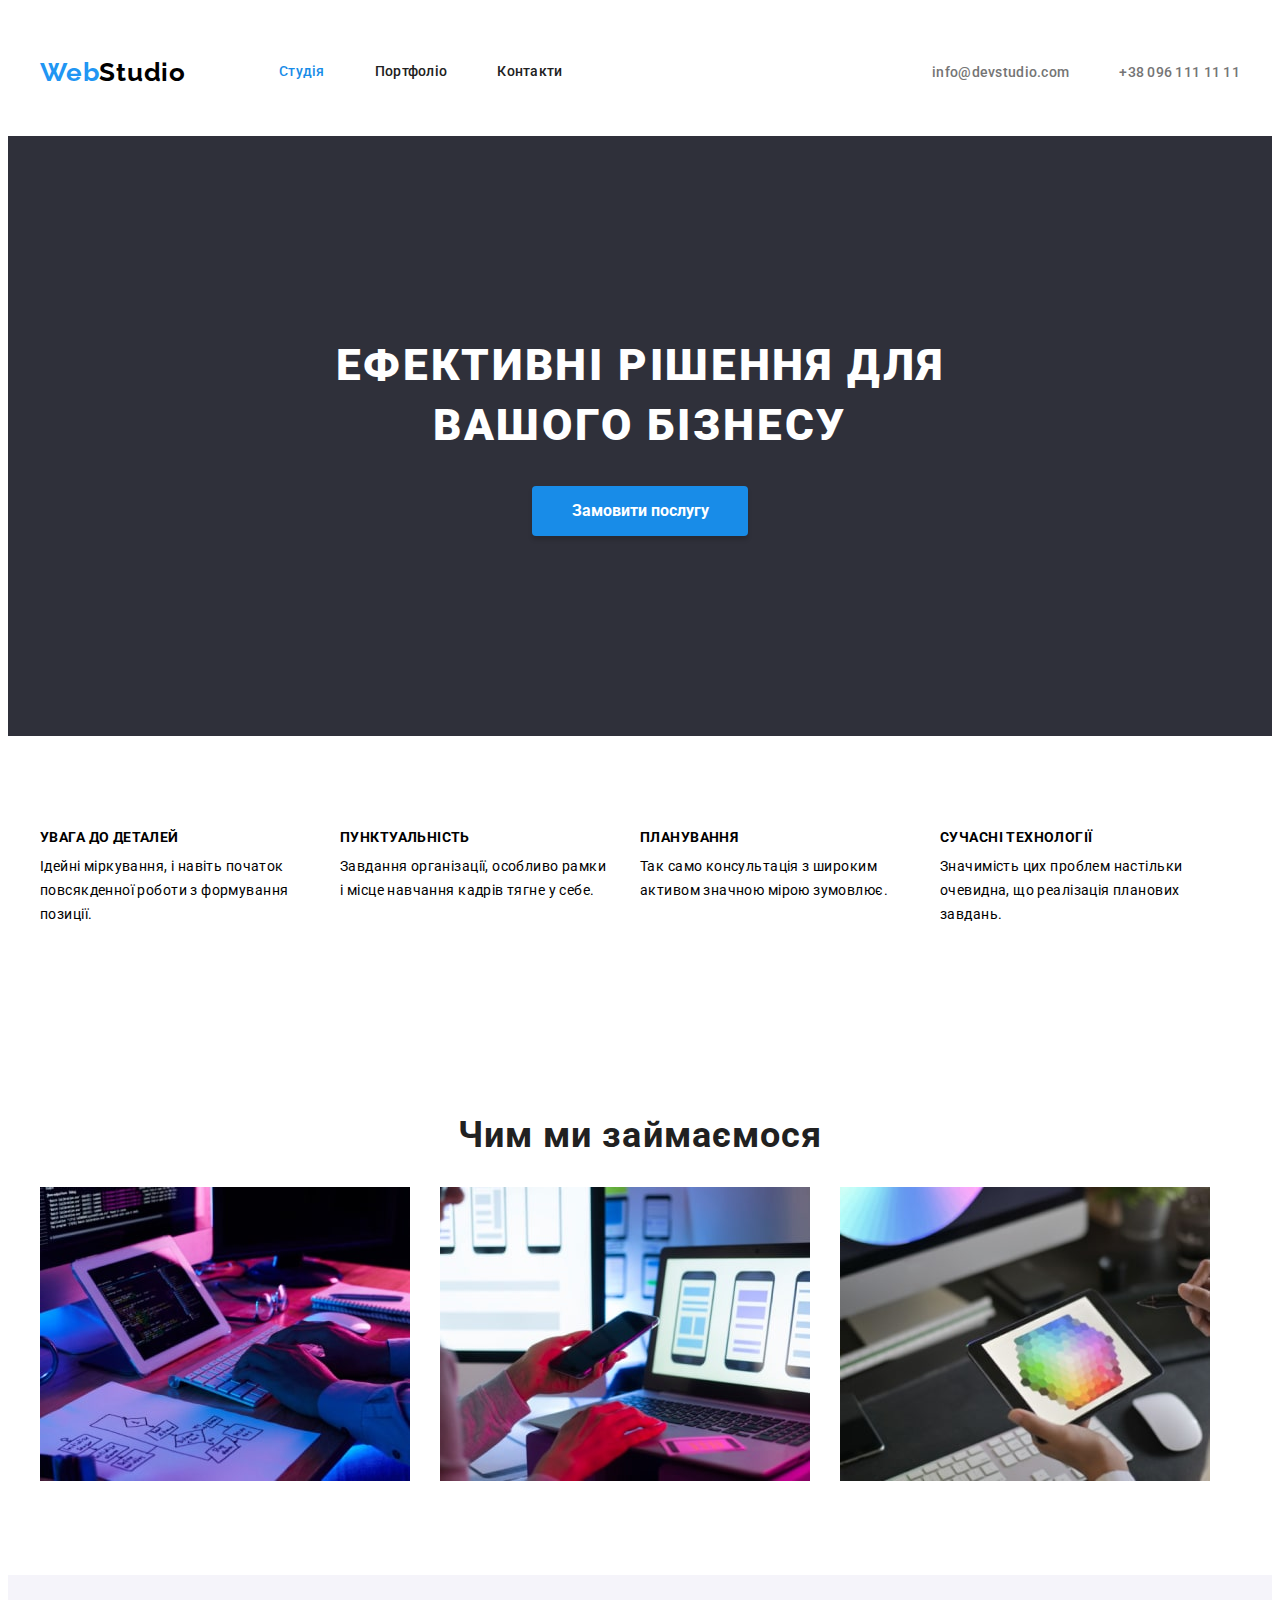
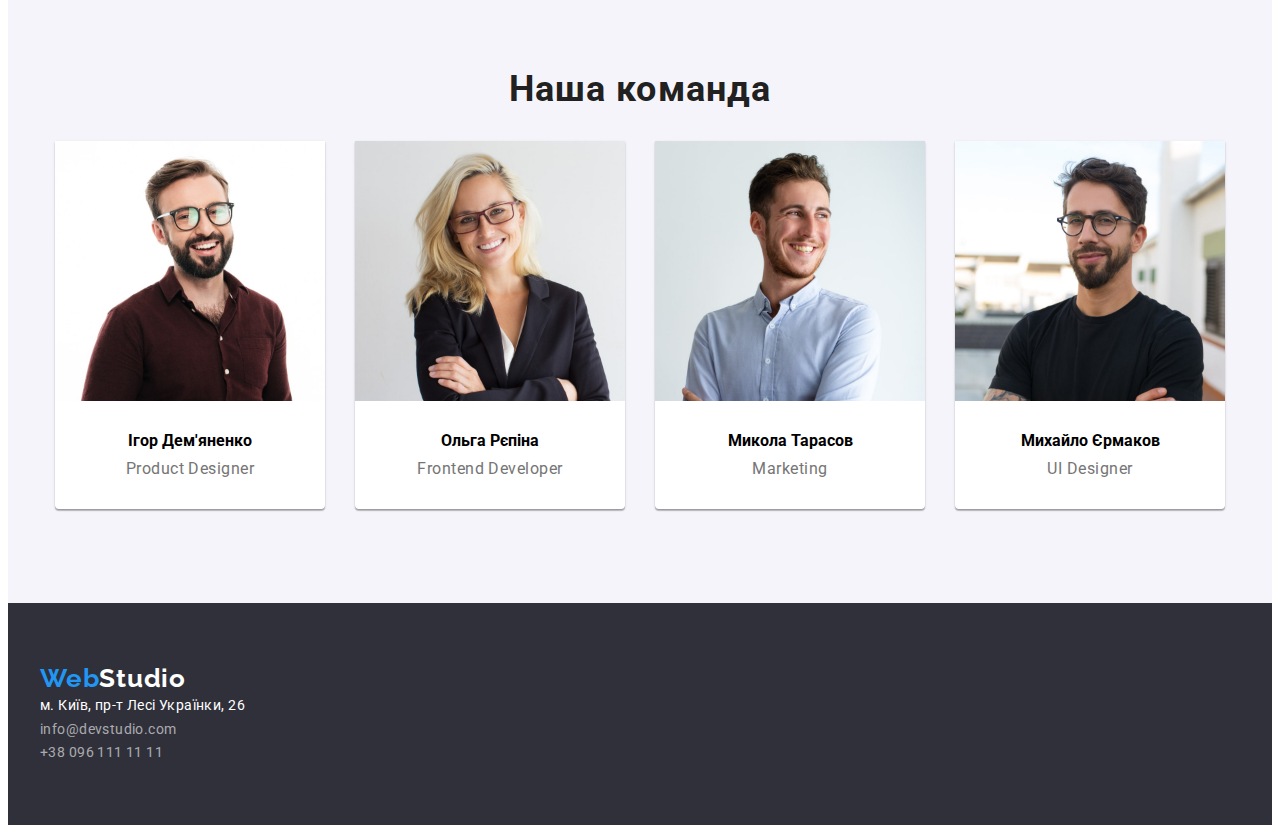
<file: index.html>
<!DOCTYPE html>
<html lang="uk">
  <head>
    <meta charset="UTF-8" />
    <meta http-equiv="X-UA-Compatible" content="IE=edge" />
    <meta name="viewport" content="width=device-width, initial-scale=1.0" />
    <link
      rel="stylesheet"
      href="https://cdnjs.cloudflare.com/ajax/libs/modern-normalize/1.1.0/modern-normalize.min.css"
      integrity="sha512-wpPYUAdjBVSE4KJnH1VR1HeZfpl1ub8YT/NKx4PuQ5NmX2tKuGu6U/JRp5y+Y8XG2tV+wKQpNHVUX03MfMFn9Q=="
      crossorigin="anonymous"
      referrerpolicy="no-referrer"
    />
    <link rel="stylesheet" href="./css/style.css" />
    <title>Web Studio</title>
    <link rel="preconnect" href="https://fonts.googleapis.com" />
    <link rel="preconnect" href="https://fonts.gstatic.com" crossorigin />
    <link
      href="https://fonts.googleapis.com/css2?family=Raleway:wght@700&family=Roboto:wght@400;500;700&display=swap"
      rel="stylesheet"
    />
  </head>
  <body>
    <!-- Хедер -->
    <header class="header">
      <div class="container">
        <a href="./index.html" class="logo"
          >Web<span class="logo-colr">Studio</span></a
        >
        <nav class="header-nav">
          <ul class="site-nav list">
            <li class="nav">
              <a href="./index.html" class="nav-item link current">Студія</a>
            </li>
            <li class="nav">
              <a href="./portfolio.html" class="nav-item link">Портфоліо</a>
            </li>
            <li class="nav"><a href="" class="nav-item link">Контакти</a></li>
          </ul>
        </nav>
        <ul class="contact-nav list">
          <li>
            <a href="mailto:info@devstudio.com" class="header-contact link"
              >info@devstudio.com</a
            >
          </li>
          <li>
            <a href="tel:+38096111111 " class="header-contact link"
              >+38 096 111 11 11</a
            >
          </li>
        </ul>
      </div>
    </header>
    <!-- Герой -->
    <main>
      <section class="hero">
        <div class="container">
          <h1 class="hero-title">Ефективні рішення для вашого бізнесу</h1>
          <button type="button" class="hero-btn">Замовити послугу</button>
        </div>
      </section>
      <!-- преимещства -->
      <section class="features section">
        <div class="container">
          <ul class="feature-nav list">
            <li class="features-item">
              <h2 class="features-title">УВАГА ДО ДЕТАЛЕЙ</h2>
              <p class="features-about">
                Ідейні міркування, і навіть початок повсякденної роботи з
                формування позиції.
              </p>
            </li>
            <li class="features-item">
              <h2 class="features-title">ПУНКТУАЛЬНІСТЬ</h2>
              <p class="features-about">
                Завдання організації, особливо рамки і місце навчання кадрів
                тягне у себе.
              </p>
            </li>
            <li class="features-item">
              <h2 class="features-title">ПЛАНУВАННЯ</h2>
              <p class="features-about">
                Так само консультація з широким активом значною мірою зумовлює.
              </p>
            </li>
            <li class="features-item">
              <h2 class="features-title">СУЧАСНІ ТЕХНОЛОГІЇ</h2>
              <p class="features-about">
                Значимість цих проблем настільки очевидна, що реалізація
                планових завдань.
              </p>
            </li>
          </ul>
        </div>
      </section>
      <!-- что делаем -->
      <section class="section">
        <div class="about container">
          <h3 class="title">Чим ми займаємося</h3>
        <ul class="about-list list">
          <li>
            <img
              src="./images/img-1-min.jpg"
              alt="комп'ютер"
              width="370"
              height="294"
            />
          </li>
          <li>
            <img
              src="./images/img-2-min.jpg"
              alt="телефон"
              width="370"
              height="294"
            />
          </li>
          <li>
            <img
              src="./images/img-3-min.jpg"
              alt="планшет"
              width="370"
              height="294"
            />
          </li>
        </ul>
      </section>
      <!-- наша команда -->
      <section class="team section">
        <div class="container">
          <h3 class="title">Наша команда</h3>
        <ul class="our-team list">
          <li class="team-iteam">
            <img
              src="images/img-team1-min.jpg"
              alt="робітник"
              width="270"
              height="260"
            />
            <div  class="description-team">
              <h4 class="our-team">Ігор Дем'яненко</h4>
            <p lang="en" class="about-member">Product Designer</p>
          </div>
          </li>
          <li class="team-iteam">
            <img
              src="images/img-team2-min.jpg"
              alt="робітник"
              width="270"
              height="260"
            /> 
            <div class="description-team">
              <h4 class="our-team">Ольга Рєпіна</h4>
            <p lang="en" class="about-member">Frontend Developer</p>
          </div>
          </li>
          <li class="team-iteam">
            <img
              src="images/img-team3-min.jpg"
              alt="робітник"
              width="270"
              height="260"
            /> 
            <div class="description-team">
              <h4 class="our-team">Микола Тарасов</h4>
            <p lang="en" class="about-member">Marketing</p>
          </div>
          </li>
          <li class="team-iteam">
            <img
              src="images/img-team4-min.jpg"
              alt="робітник"
              width="270"
              height="260"
            /> 
            <div class="description-team">
              <h4 class="our-team">Михайло Єрмаков</h4>
            <p lang="en" class="about-member">UI Designer</p>
          </div>
          </li>
        </ul>
      </div>
      </section>
    </main>
    <!-- футер сайта -->
    <footer class="footer">
      <div class="container">
        <a href="./index.html" class="logo link"
        >Web<span class="logo-footer">Studio</span></a
      >
      <address class="address">
        <ul class="address-item list">
          <li>
            <a
              class="footer-item footer-address link"
              href="https://www.google.com/maps/place/%D0%B1%D1%83%D0%BB.+%D0%9B%D0%B5%D1%81%D0%B8+%D0%A3%D0%BA%D1%80%D0%B0%D0%B8%D0%BD%D0%BA%D0%B8,+26,+%D0%9A%D0%B8%D0%B5%D0%B2,+02000"
              target="_blank"
              rel="noopener noreferrer nofollow"
              >м. Київ, пр-т Лесі Українки, 26</a
            >
          </li>
          <li>
            <a class="footer-item link" href="mailto:info@devstudio.com"
              >info@devstudio.com</a
            >
          </li>
          <li>
            <a class="footer-item link" href="tel:+380961111111"
              >+38 096 111 11 11</a
            >
          </li>
        </ul>
      </address>
      </div>
    </footer>
  </body>
</html>
</file>
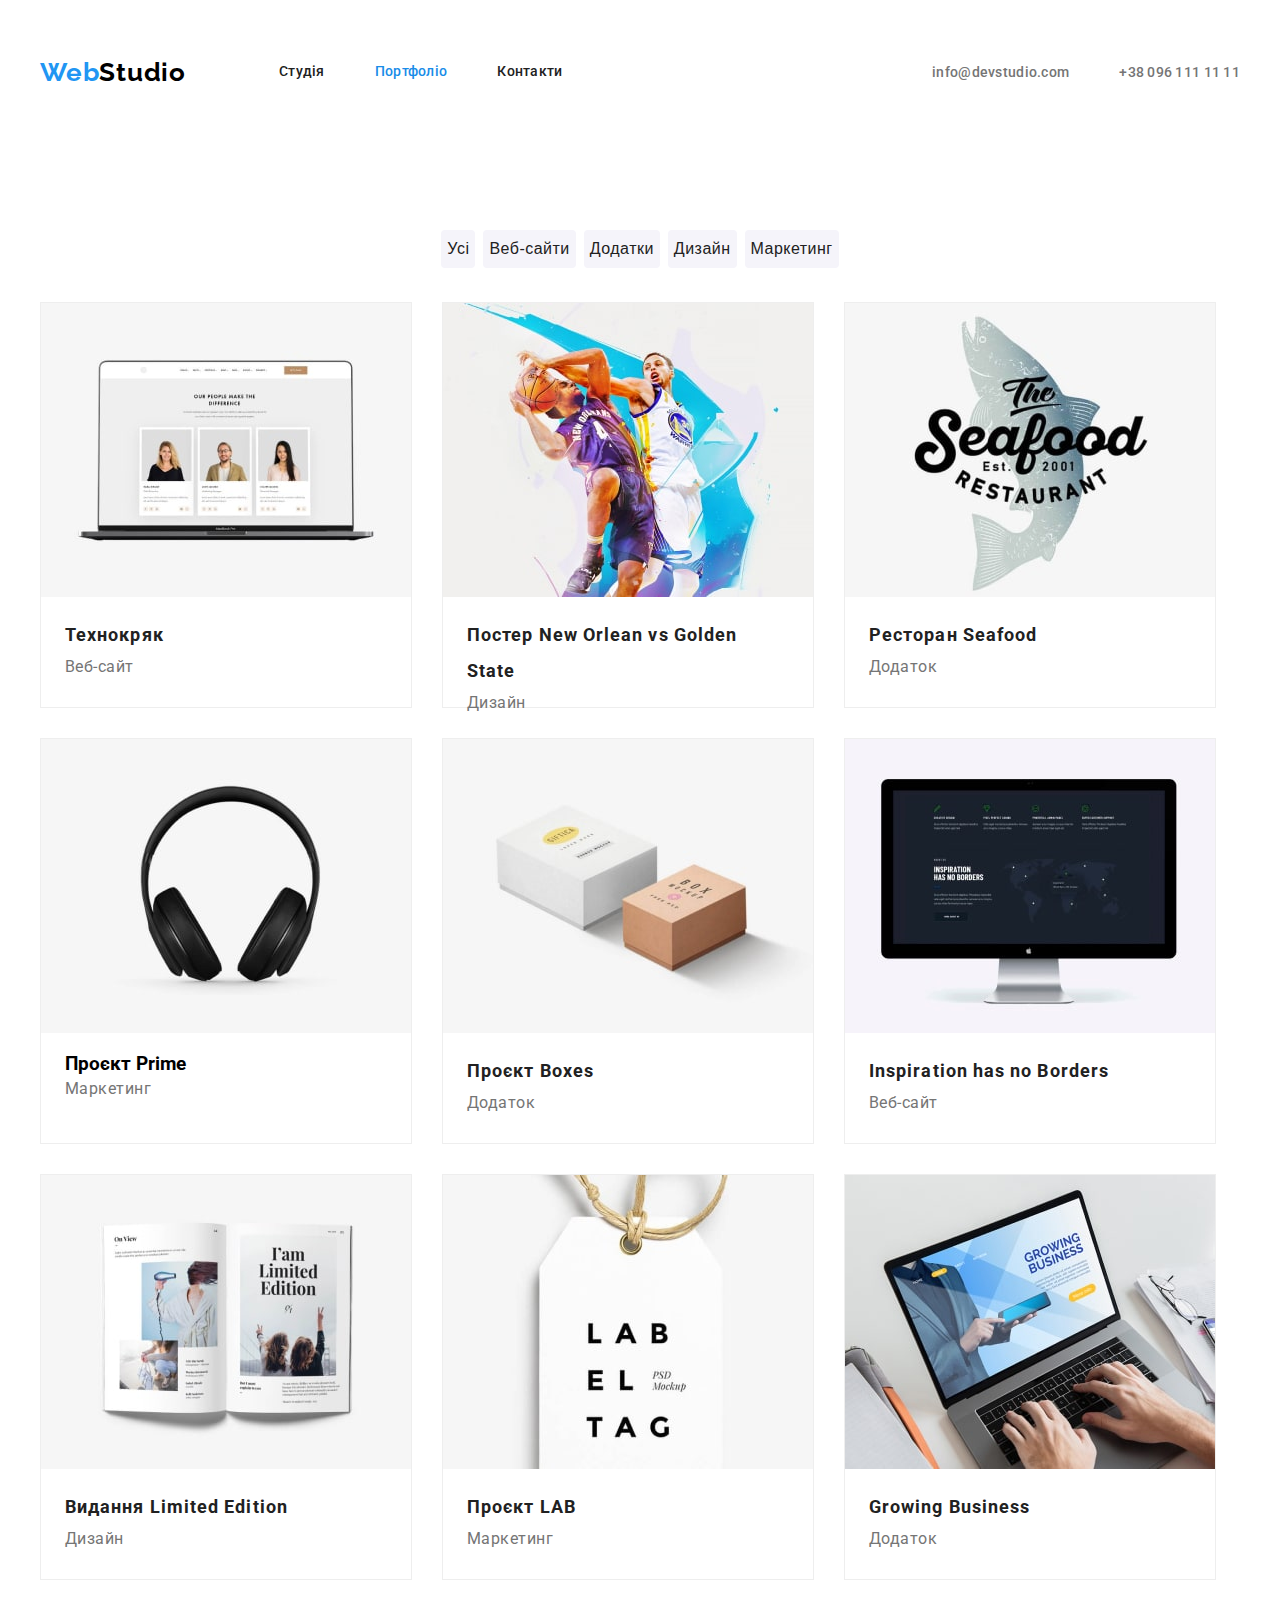
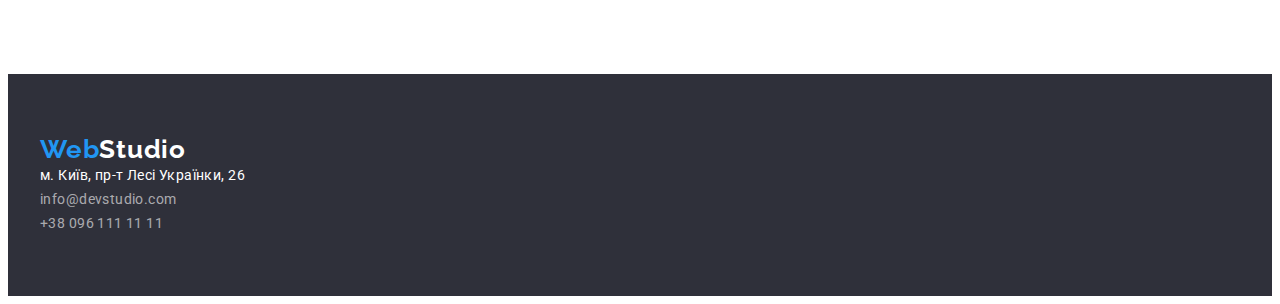
<file: portfolio.html>
<!DOCTYPE html>
<html lang="uk">
  <head>
    <meta charset="UTF-8" />
    <meta http-equiv="X-UA-Compatible" content="IE=edge" />
    <meta name="viewport" content="width=device-width, initial-scale=1.0" />
    <link
      rel="stylesheet"
      href="https://cdnjs.cloudflare.com/ajax/libs/modern-normalize/1.1.0/modern-normalize.min.css"
      integrity="sha512-wpPYUAdjBVSE4KJnH1VR1HeZfpl1ub8YT/NKx4PuQ5NmX2tKuGu6U/JRp5y+Y8XG2tV+wKQpNHVUX03MfMFn9Q=="
      crossorigin="anonymous"
      referrerpolicy="no-referrer"
    />
    <link rel="stylesheet" href="./css/style.css" />
    <title>Web Studio</title>
    <link rel="preconnect" href="https://fonts.googleapis.com" />
    <link rel="preconnect" href="https://fonts.gstatic.com" crossorigin />
    <link
      href="https://fonts.googleapis.com/css2?family=Raleway:wght@700&family=Roboto:wght@400;500;700&display=swap"
      rel="stylesheet"
    />
  </head>
  <body>
    <!--HEADER-->
    <header class="header section">
      <div class="container">
        <a href="./index.html" class="logo"
          >Web<span class="logo-colr">Studio</span></a
        >
        <nav class="header-nav">
          <ul class="site-nav list">
            <li class="nav">
              <a href="./index.html" class="nav-item link">Студія</a>
            </li>
            <li class="nav">
              <a href="./portfolio.html" class="nav-item link current"
                >Портфоліо</a
              >
            </li>
            <li class="nav"><a href="" class="nav-item link">Контакти</a></li>
          </ul>
        </nav>
        <ul class="contact-nav list">
          <li>
            <a href="mailto:info@devstudio.com" class="header-contact link"
              >info@devstudio.com</a
            >
          </li>
          <li>
            <a href="tel:+38096111111 " class="header-contact link"
              >+38 096 111 11 11</a
            >
          </li>
        </ul>
      </div>
    </header>
    <!-- HERO -->
    <main>
      <section class="section">
        <div class="container">
          <ul class="btn-list list">
            <li>
              <button type="button" class="btn-filters">Усі</button>
            </li>
            <li>
              <button type="button" class="btn-filters">Веб-сайти</button>
            </li>
            <li><button type="button" class="btn-filters">Додатки</button></li>
            <li><button type="button" class="btn-filters">Дизайн</button></li>
            <li>
              <button type="button" class="btn-filters">Маркетинг</button>
            </li>
          </ul>
          <ul class="projects list">
            <li class="projects-iteam">
              <img
                src="images/img-port-1-min.jpg"
                alt="ноутбук"
                width="370"
                height="294"
              />
              <div class="description-proj">
                <h3 class="projects-descr">Технокряк</h3>
                <p class="projects-about">Веб-сайт</p>
              </div>
            </li>
            <li class="projects-iteam">
              <img
                src="images/img-port-2-min.jpg"
                alt="гравці"
                width="370"
                height="294"
              />
              <div class="description-proj">
                <h3 class="projects-descr">
                  Постер New Orlean vs Golden State
                </h3>
                <p class="projects-about">Дизайн</p>
              </div>
            </li>
            <li class="projects-iteam">
              <img
                src="images/img-port-3-min.jpg"
                alt="ресторан"
                width="370"
                height="294"
              />
              <div class="description-proj">
                <h3 class="projects-descr">Ресторан Seafood</h3>
                <p class="projects-about">Додаток</p>
              </div>
            </li>
            <li class="projects-iteam">
              <img
                src="images/img-port-4-min.jpg"
                alt="навушники"
                width="370"
                height="294"
              />
              <div class="description-proj">
                <h3 class="projects-item">Проєкт Prime</h3>
                <p class="projects-about">Маркетинг</p>
              </div>
            </li>
            <li class="projects-iteam">
              <img
                src="images/img-port-5-min.jpg"
                alt="коробки"
                width="370"
                height="294"
              />
              <div class="description-proj">
                <h3 class="projects-descr">Проєкт Boxes</h3>
                <p class="projects-about">Додаток</p>
              </div>
            </li>
            <li class="projects-iteam">
              <img
                src="images/img-port-6-min.jpg"
                alt="монітор"
                width="370"
                height="294"
              />
              <div class="description-proj">
                <h3 class="projects-descr">Inspiration has no Borders</h3>
                <p class="projects-about">Веб-сайт</p>
              </div>
            </li>
            <li class="projects-iteam">
              <img
                src="images/img-port-7-min.jpg"
                alt="журнал"
                width="370"
                height="294"
              />
              <div class="description-proj">
                <h3 class="projects-descr">Видання Limited Edition</h3>
                <p class="projects-about">Дизайн</p>
              </div>
            </li>
            <li class="projects-iteam">
              <img
                src="images/img-port-8-min.jpg"
                alt="бейдж"
                width="370"
                height="294"
              />
              <div class="description-proj">
                <h3 class="projects-descr">Проєкт LAB</h3>
                <p class="projects-about">Маркетинг</p>
              </div>
            </li>

            <li class="projects-iteam">
              <img
                src="images/img-port-9-min.jpg"
                alt="робоче місце"
                width="370"
              />
              <div class="description-proj">
                <h3 class="projects-descr">Growing Business</h3>
                <p class="projects-about">Додаток</p>
              </div>
            </li>
          </ul>
        </div>
      </section>
    </main>
    <!-- FOOTER -->
    <footer class="footer">
      <div class="container">
        <a href="./index.html" class="logo link"
          >Web<span class="logo-footer">Studio</span></a
        >
        <address class="address">
          <ul class="address-item list">
            <li>
              <a
                class="footer-item footer-address link"
                href="https://www.google.com/maps/place/%D0%B1%D1%83%D0%BB.+%D0%9B%D0%B5%D1%81%D0%B8+%D0%A3%D0%BA%D1%80%D0%B0%D0%B8%D0%BD%D0%BA%D0%B8,+26,+%D0%9A%D0%B8%D0%B5%D0%B2,+02000"
                target="_blank"
                rel="noopener noreferrer nofollow"
                >м. Київ, пр-т Лесі Українки, 26</a
              >
            </li>
            <li>
              <a class="footer-item link" href="mailto:info@devstudio.com"
                >info@devstudio.com</a
              >
            </li>
            <li>
              <a class="footer-item link" href="tel:+380961111111"
                >+38 096 111 11 11</a
              >
            </li>
          </ul>
        </address>
      </div>
    </footer>
  </body>
</html>
</file>
<file: css/style.css>
:root {
  --background-maket: #ffffff;
  --second-color: #212121;
  --third-color: #757575;
  --backgound-hero: #2f303a;
  --backgound-footer: #2f303a;
  --logo-color: #2196f3;
  --logo-color-second: black;
  --hover-color: #2196f3;
  --btn-hover-color: #188ce8;
}

p,
h1,
h2,
h3,
h4,
h5 {
  margin: 0;
}

body {
  font-family: "Roboto", sans-serif;
  background: #ffffff;
}

ul {
  margin: 0;
  padding-left: 0;
}

img {
  display: block;
  max-width: 100%;
  height: auto;
}

.link {
  text-decoration: none;
}
.list {
  list-style: none;
}
/* --------header-------- */

.site-nav {
  gap: 50px;
  display: flex;
  margin-left: 93px;
}

.container {
  max-width: 1200px;
  margin-left: auto;
  margin-right: auto;
  padding-left: 15px;
  padding-right: 15px;
  /* outline: 2px solid purple; */
}

.section {
  padding-top: 94px;
  padding-bottom: 94px;
}

.header {
  padding-top: 24px;
  padding-bottom: 24px;
}
.logo {
  font-family: "Raleway";
  text-decoration: none;
  font-style: normal;
  font-weight: 700;
  font-size: 26px;
  line-height: 1.19;
  letter-spacing: 0.03em;
  color: var(--logo-color);
}

.logo-colr {
  color: black;
}

.header-nav .link.current {
  color: var(--btn-hover-color);
}

.header > .container {
  display: flex;
  align-items: center;
}
.header-contact {
  font-weight: 500;
  font-size: 14px;
  line-height: 1.14;
  letter-spacing: 0.02em;
  color: #757575;
}

.header-contact:hover,
.header-contact:focus {
  color: var(--hover-color);
}

.nav-item {
  display: block;
  padding-top: 32px;
  padding-bottom: 32px;

  font-weight: 500;
  font-size: 14px;
  line-height: 1.14;
  letter-spacing: 0.02em;
  color: #212121;
}
.contact-nav {
  display: flex;
  gap: 50px;
  margin-left: auto;
}

.nav-item:hover,
.nav-item:focus {
  color: var(--hover-color);
}

/*------------hero--------- */
.hero {
  background: var(--backgound-hero);
  text-align: center;
  padding: 200px 0;
}

.hero-title {
  font-weight: 900;
  font-size: 44px;
  line-height: 1.36;
  letter-spacing: 0.06em;
  text-align: center;
  text-transform: uppercase;
  color: var(--background-maket);
  width: 696px;
  margin-left: auto;
  margin-right: auto;
  margin-bottom: 30px;
}

.hero-btn {
  font-family: "Roboto";
  font-weight: 700;
  font-size: 16px;
  line-height: 1.87;
  color: #ffffff;
  background-color: var(--btn-hover-color);
  cursor: pointer;
  box-shadow: 0px 4px 4px rgba(0, 0, 0, 0.15);
  border: 0;
  border-radius: 4px;
  padding: 10px 32px;
  min-width: 216px;
  text-align: center;
}

.hero-btn:hover,
.hero-btn:focus {
  color: #ffffff;
  background-color: var(--hover-color);
}

/* -----FEATUREs -------*/

.features-title {
  font-style: normal;
  font-weight: 700;
  font-size: 14px;
  line-height: 1.14;
  letter-spacing: 0.03em;
  color: var(---second-color);
  margin-bottom: 10px;
  max-width: 270;
}

.feature-nav {
  display: flex;
  gap: 30px;
}
.features-about {
  font-style: normal;
  font-weight: 400;
  font-size: 14px;
  line-height: 1.71;
  letter-spacing: 0.03em;
  color: var(---third-color);
  max-width: 270px;
  max-height: 72px;
}

/*------- ABOUT----- */
.title {
  margin-bottom: 30px;
}
.about-list {
  display: flex;
  gap: 30px;
}
/*------- TEAM----- */
.team {
  background-color: #f5f4fa;
}
.team-iteam {
  background-color: var(--background-maket);
  border-radius: 0px 0px 4px 4px;
  box-shadow: 0px 1px 3px rgba(0, 0, 0, 0.12), 0px 1px 1px rgba(0, 0, 0, 0.14),
    0px 2px 1px rgba(0, 0, 0, 0.2);
}

.title {
  font-weight: 700;
  font-size: 36px;
  line-height: 1.16;
  text-align: center;
  letter-spacing: 0.03em;
  color: var(--second-color);
}
.our-team {
  display: flex;
  gap: 30px;
  justify-content: center;
}
.about-member {
  font-weight: 400;
  font-size: 16px;
  line-height: 1.18;
  letter-spacing: 0.03em;
  color: var(--third-color);

  display: flex;
  margin-top: 10px;
  justify-content: center;
}
.description-team {
  padding-top: 30px;
  padding-bottom: 30px;
}

/*-------FOOTER----- */

.footer {
  background-color: var(--backgound-footer);
  padding-top: 60px;
  padding-bottom: 60px;
}
.footer-item {
  font-style: normal;
  font-weight: 400;
  font-size: 14px;
  line-height: 1.71;
  letter-spacing: 0.03em;
  color: rgba(255, 255, 255, 0.6);
}

.footer-item:hover {
  color: var(--hover-color);
}

.footer-address {
  color: var(--background-maket);
}

.logo-footer {
  color: var(--background-maket);
}

/* Portfolio secntion */
.btn-list {
  display: flex;
  gap: 8px;
  justify-content: center;
  margin-bottom: 34px;
}

.btn-filters {
  cursor: pointer;

  font-style: normal;
  font-weight: 500;
  font-size: 16px;
  line-height: 1.6;
  text-align: center;
  letter-spacing: 0.03em;
  color: var(--second-color);
  background: #f5f4fa;

  padding-top: 6px;
  padding-bottom: 6px;
  border: 0px;
  border-radius: 4px;
}
.btn-filters:focus,
.btn-filters:hover {
  color: #ffffff;
  background-color: #188ce8;
}

.projects {
  display: flex;
  flex-wrap: wrap;
  gap: 30px;
}

.projects-iteam {
  /* gap: 30px; */
  width: 370px;
  height: 404px;
  background: var(--background-maket);
  border: 1px solid #eeeeee;
}

.projects-iteam {
  width: calc(100% / 3 - 30px);
}

.projects-descr {
  font-style: normal;
  font-weight: 700;
  font-size: 18px;
  line-height: 2;
  letter-spacing: 0.06em;
  color: var(--second-color);
}
.projects-about {
  font-style: normal;
  font-weight: 400;
  font-size: 16px;
  line-height: 1.8;
  letter-spacing: 0.03em;
  color: var(--third-color);
}
.description-proj {
  padding: 20px 24px;
}
</file>
